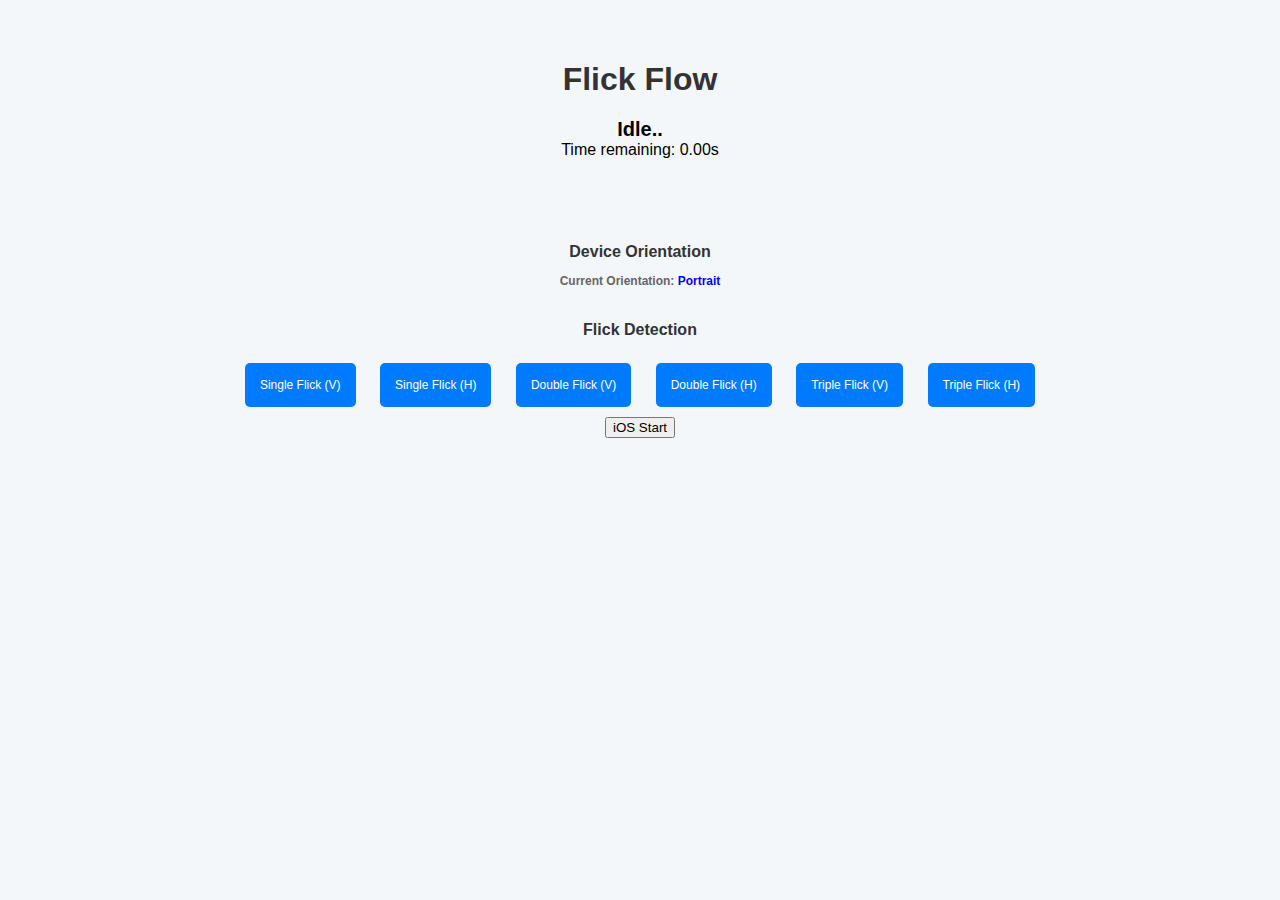
<file: index.html>
<!DOCTYPE html>
<html lang="en">
  <head>
    <meta charset="utf-8" />
    <meta name="viewport" content="width=device-width, initial-scale=1" />
    <title>Flick FLow Prototype</title>
    <link rel="stylesheet" href="style.css">
  </head>
  <body>
    <h1>Flick Flow</h1>
    
    <div class="status" id="status">Idle..</div>
    <div id="flickTimer">Time remaining: 0.00s</div>

    
    <div class="sensor-container" hidden>
      <div class="live-sensors" hidden>
        <h2>Live Sensor Values</h2>
        <ul>
          <li>X: <span id="acc_x" class="acc">0</span></li>
          <li>Y: <span id="acc_y" class="acc">0</span></li>
          <li>Z: <span id="acc_z" class="acc">0</span></li>
        </ul>
      </div>
      
      <div class="peak-values" hidden>
        <h2>Peak Values</h2>
        <ul>
          <li>X: <span id="peak_x">0</span></li>
          <li>Y: <span id="peak_y">0</span></li>
          <li>Z: <span id="peak_z">0</span></li>
        </ul>
      </div>
    </div> 
               
    <div class="orientation-info">
      <h2>Device Orientation</h2>
      <p>Current Orientation: <span id="orientationState">Unknown</span></p>
    </div> 


    <h2>Flick Detection</h2>

    <div>
      <button id="singleFlickVertical" class="button">Single Flick (V)</button>
      <button id="singleFlickHorizontal" class="button">Single Flick (H)</button>
      <button id="doubleFlickVertical" class="button">Double Flick (V)</button>
      <button id="doubleFlickHorizontal" class="button">Double Flick (H)</button>
      <button id="tripleFlickVertical" class="button">Triple Flick (V)</button>
      <button id="tripleFlickHorizontal" class="button">Triple Flick (H)</button>
    </div>
    
    
    <!-- Trigger permissions popup on Apple devices -->
    <button onclick="applePermissions()">iOS Start</button>
    


    <script src="/flick.js" defer></script>
  </body>
</html>
</file>
<file: style.css>
/* General Styling */
body {
  font-family: Arial, sans-serif;
  text-align: center;
  padding: 40px;
  background-color: #f4f7fa; /* Light background for a cleaner look */
  margin: 0;
}

h1 {
  color: #333333;
  font-size: 32px;
  margin-bottom: 20px;
}


p {
  color: #666666;
  font-size: 12px;
  margin-bottom: 10px;
}

ul {
  list-style-type: none; /* Remove default bullet points */
  padding: 0;
  margin: 0;
  width: 45%; /* Adjust width to be side by side */
}

li {
  font-size: 12px;
  color: #444444;
  margin-bottom: 10px;
}

h2 {
  font-size: 16px;
  color: #333333;
}


.button {
  display: inline-block;
  padding: 15px 15px;
  font-size: 12px;
  margin: 10px;
  border: none;
  cursor: pointer;
  background-color: #007BFF; 
  color: white;
  border-radius: 5px;
  transition: background-color 0.3s, transform 0.2s;
}

.button:hover {
  background-color: #0056b3; /* Darker blue on hover */
  transform: scale(1.05); /* Slightly enlarges button on hover */
}

.activated {
  background-color: orangered !important;
  color: white;
}

.status {
  margin-top: 20px;
  font-size: 20px;
  font-weight: bold;
  color: #007BFF; /* Blue text color for status */
}


.sensor-container {
  display: flex;
  justify-content: space-between; /* Place items side by side */
  margin-top: 40px;
}

/* Small Screen Adjustments */
@media (max-width: 768px) {
  .sensor-container {
    flex-direction: row; /* Stack lists vertically on small screens */
    align-items: center; /* Center align the lists */
  }

  ul {
    width: 100%; /* Make the lists take up 100% on small screens */
    margin-bottom: 20px; /* Space between the two lists */
  }
}

.orientation-info {
  margin-top: 20px;
  padding: 10px;
  font-size: 18px;
  font-weight: bold;
  text-align: center;
  border-radius: 5px;
  transition: background-color 0.3s, color 0.3s;
}

.portrait {
  background-color: #4CAF50; /* Green for Portrait */
  color: white;
}

.landscape {
  background-color: #FF9800; /* Orange for Landscape */
  color: white;
}

.upside-down {
  background-color: #D32F2F; /* Red for Upside-Down Portrait */
  color: white;
}
</file>
